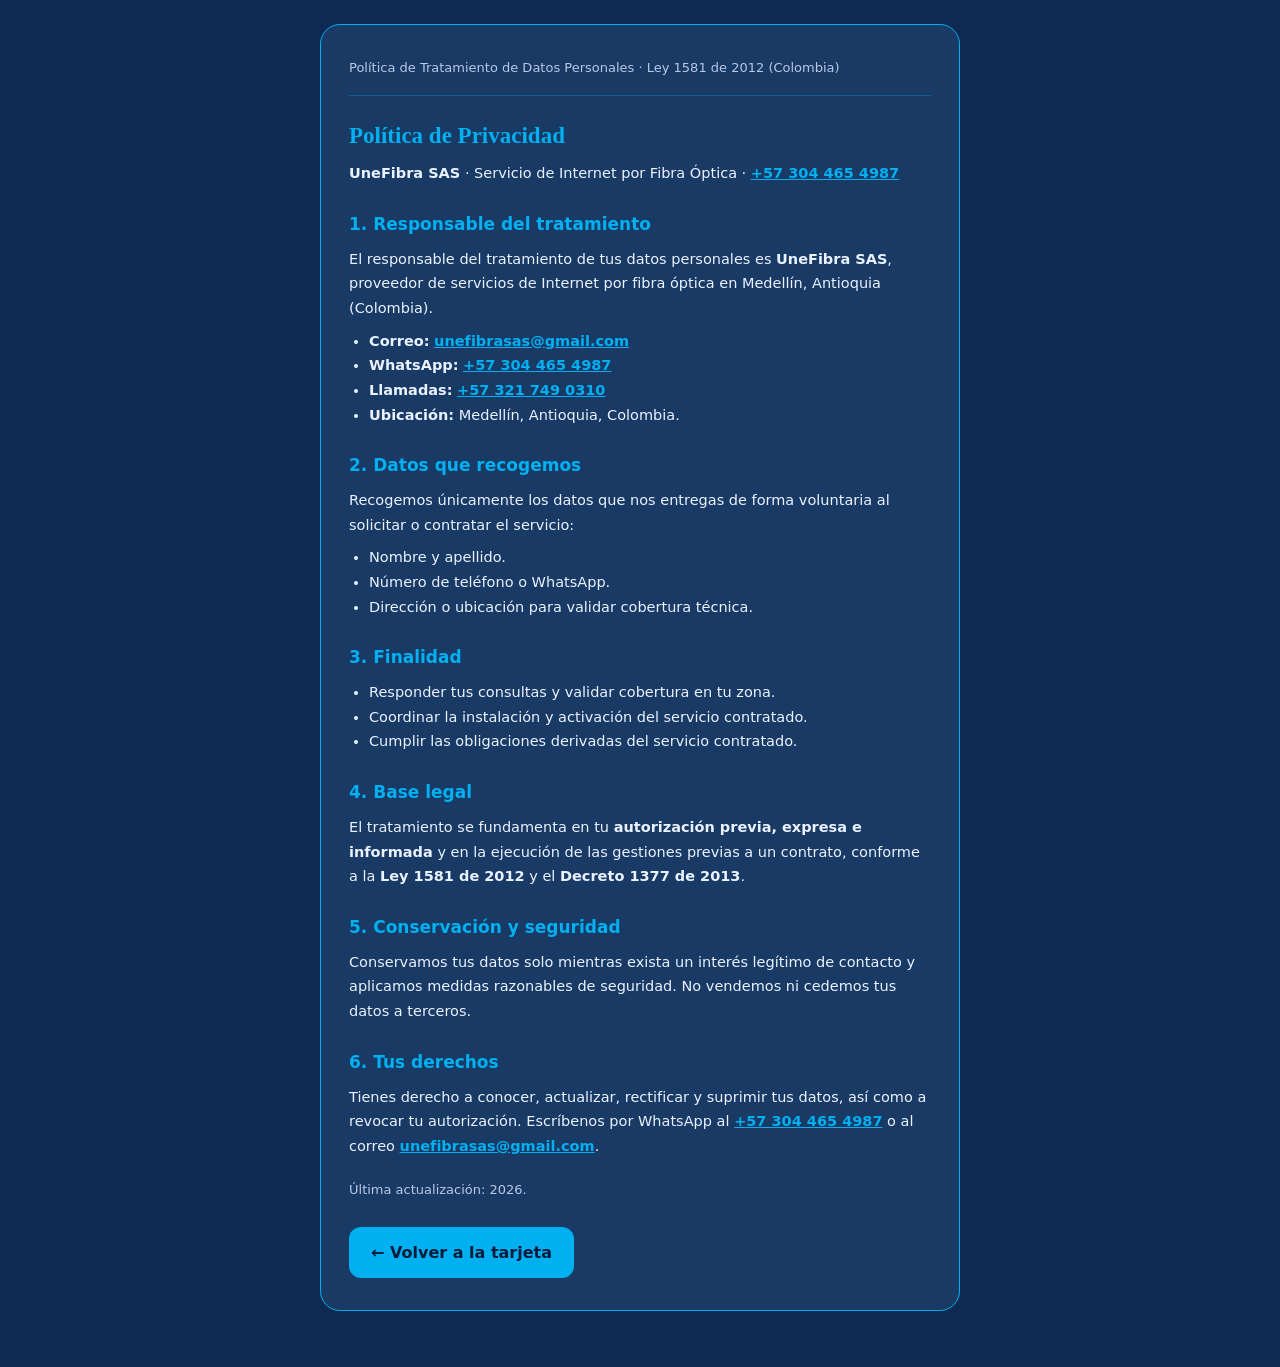
<file: privacidad.html>
<!DOCTYPE html>
<html lang="es">
<head>
  <meta charset="UTF-8" />
  <meta name="viewport" content="width=device-width, initial-scale=1.0" />
  <title>Política de Privacidad — UneFibra SAS</title>
  <meta name="robots" content="noindex" />
  <link rel="icon" type="image/png" href="icons/favicon-64.png" />
  <style>
    *{box-sizing:border-box;margin:0;padding:0}
    body{background:#0f2a52;color:#e5e5e5;font-family:'Montserrat',system-ui,sans-serif;line-height:1.7;padding:24px 16px 56px;display:flex;justify-content:center}
    .hoja{max-width:640px;background:#1a3a66;border-radius:20px;padding:32px 28px;border:1px solid #00b0f0}
    h1{font-size:23px;color:#00b0f0;margin-bottom:6px;font-family:Georgia,serif}
    h2{font-size:17px;color:#00b0f0;margin:24px 0 8px}
    p,li{font-size:14.5px;color:#eaf2ff}
    ul{margin:8px 0 8px 20px}
    a{color:#00b0f0;font-weight:700}
    .sello{margin-bottom:20px;padding-bottom:16px;border-bottom:1px solid rgba(0,176,240,.3);color:#b8c8e4;font-size:13px}
    .volver{display:inline-block;margin-top:26px;background:#00b0f0;color:#081a3a;text-decoration:none;font-weight:800;padding:12px 22px;border-radius:12px}
  </style>
    <meta name="description" content="Política de privacidad de UneFibra card. Tarjeta digital creada por KONFÍO ZINC.">
    <meta property="og:title" content="Política de privacidad · UneFibra card">
    <meta property="og:description" content="Política de privacidad de UneFibra card. Tarjeta digital creada por KONFÍO ZINC.">
    <meta property="og:image" content="https://konfiozinc.github.io/card/assets/img/og/og-tarjetas-digitales.png">
    <meta property="og:image:width" content="1200">
    <meta property="og:image:height" content="630">
    <meta property="og:type" content="website">
    <meta property="og:site_name" content="KONFÍO ZINC">
    <meta property="og:locale" content="es_CO">
    <link rel="icon" type="image/svg+xml" href="favicon.svg">
</head>
<body>
  <main class="hoja">
    <p class="sello">Política de Tratamiento de Datos Personales · Ley 1581 de 2012 (Colombia)</p>
    <h1>Política de Privacidad</h1>
    <p><strong>UneFibra SAS</strong> · Servicio de Internet por Fibra Óptica · <a href="https://wa.me/573044654987">+57 304 465 4987</a></p>

    <h2>1. Responsable del tratamiento</h2>
    <p>El responsable del tratamiento de tus datos personales es <strong>UneFibra SAS</strong>, proveedor de servicios de Internet por fibra óptica en Medellín, Antioquia (Colombia).</p>
    <ul>
      <li><strong>Correo:</strong> <a href="mailto:unefibrasas@gmail.com">unefibrasas@gmail.com</a></li>
      <li><strong>WhatsApp:</strong> <a href="https://wa.me/573044654987">+57 304 465 4987</a></li>
      <li><strong>Llamadas:</strong> <a href="tel:+573217490310">+57 321 749 0310</a></li>
      <li><strong>Ubicación:</strong> Medellín, Antioquia, Colombia.</li>
    </ul>

    <h2>2. Datos que recogemos</h2>
    <p>Recogemos únicamente los datos que nos entregas de forma voluntaria al solicitar o contratar el servicio:</p>
    <ul>
      <li>Nombre y apellido.</li>
      <li>Número de teléfono o WhatsApp.</li>
      <li>Dirección o ubicación para validar cobertura técnica.</li>
    </ul>

    <h2>3. Finalidad</h2>
    <ul>
      <li>Responder tus consultas y validar cobertura en tu zona.</li>
      <li>Coordinar la instalación y activación del servicio contratado.</li>
      <li>Cumplir las obligaciones derivadas del servicio contratado.</li>
    </ul>

    <h2>4. Base legal</h2>
    <p>El tratamiento se fundamenta en tu <strong>autorización previa, expresa e informada</strong> y en la ejecución de las gestiones previas a un contrato, conforme a la <strong>Ley 1581 de 2012</strong> y el <strong>Decreto 1377 de 2013</strong>.</p>

    <h2>5. Conservación y seguridad</h2>
    <p>Conservamos tus datos solo mientras exista un interés legítimo de contacto y aplicamos medidas razonables de seguridad. No vendemos ni cedemos tus datos a terceros.</p>

    <h2>6. Tus derechos</h2>
    <p>Tienes derecho a conocer, actualizar, rectificar y suprimir tus datos, así como a revocar tu autorización. Escríbenos por WhatsApp al <a href="https://wa.me/573044654987">+57 304 465 4987</a> o al correo <a href="mailto:unefibrasas@gmail.com">unefibrasas@gmail.com</a>.</p>

    <p style="margin-top:20px;font-size:13px;color:#b8c8e4">Última actualización: 2026.</p>
    <a class="volver" href="./">← Volver a la tarjeta</a>
  </main>
</body>
</html>
</file>
